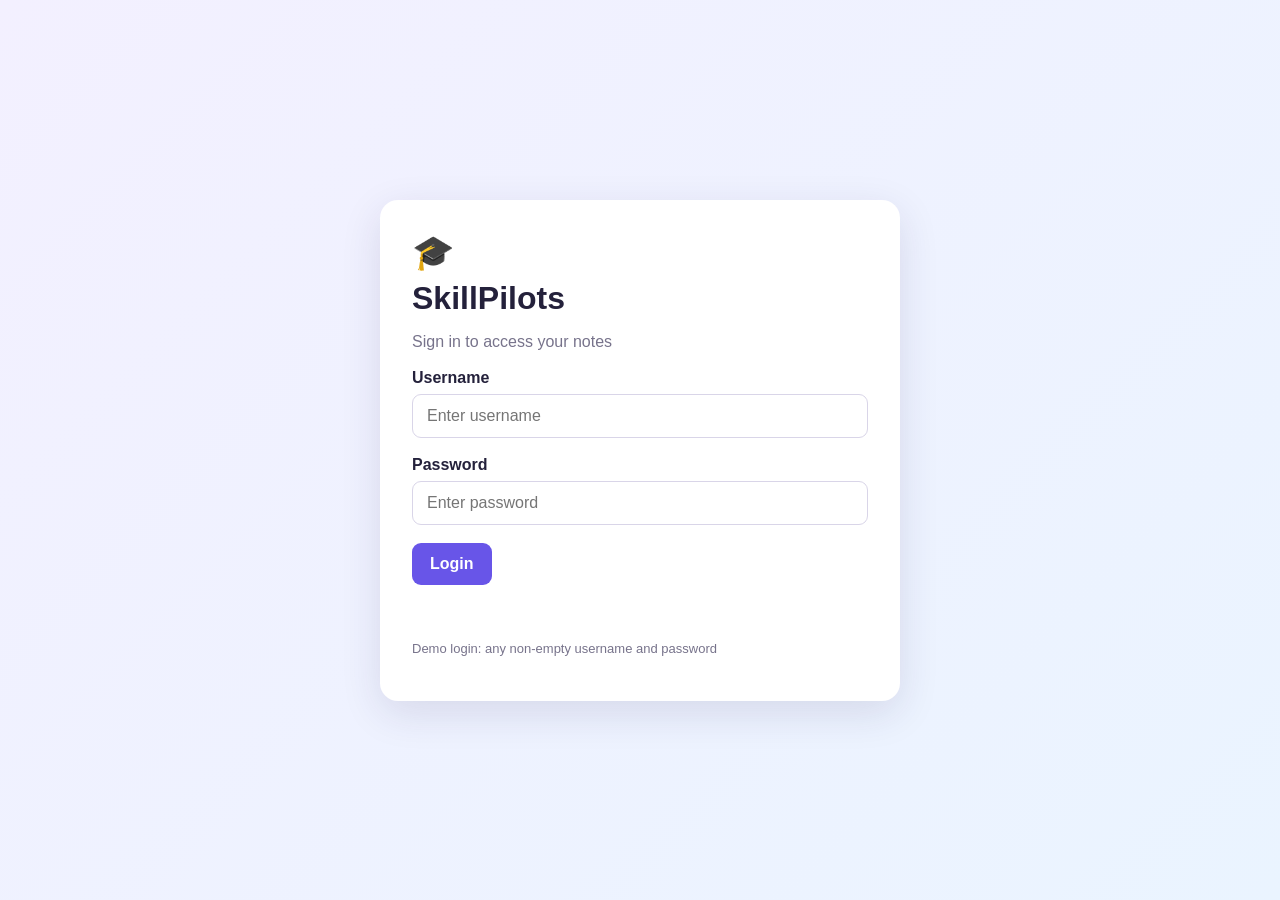
<file: SkillPilots_Task3_Project/SkillPilots_Task3_Project/index.html>
<!DOCTYPE html>
<html lang="en">
<head>
  <meta charset="UTF-8">
  <meta name="viewport" content="width=device-width, initial-scale=1.0">
  <title>SkillPilots - Login</title>
  <link rel="stylesheet" href="style.css">
</head>
<body>
  <main class="auth-card">
    <div class="logo">🎓</div>
    <h1>SkillPilots</h1>
    <p class="muted">Sign in to access your notes</p>
    <form id="login-form">
      <label for="username">Username</label>
      <input id="username" autocomplete="username" required placeholder="Enter username">
      <label for="password">Password</label>
      <input id="password" type="password" autocomplete="current-password" required placeholder="Enter password">
      <button type="submit">Login</button>
      <p id="message" class="message" aria-live="polite"></p>
    </form>
    <p class="hint">Demo login: any non-empty username and password</p>
  </main>
  <script src="login.js"></script>
</body>
</html>
</file>
<file: SkillPilots_Task3_Project/SkillPilots_Task3_Project/style.css>
* { box-sizing: border-box; }
body {
  margin: 0; min-height: 100vh; padding: 24px;
  display: grid; place-items: center;
  font-family: Arial, sans-serif; color: #24213b;
  background: linear-gradient(135deg, #f3f0ff, #eaf4ff);
}
.auth-card, .notes-card {
  width: min(100%, 520px); background: #fff; padding: 32px;
  border-radius: 18px; box-shadow: 0 12px 40px rgba(39, 31, 85, .12);
}
.auth-card { text-align: left; }
.logo { font-size: 34px; }
h1 { margin: 8px 0; }
h2 { margin-top: 0; }
.muted, .hint { color: #77738b; }
label { display: block; margin: 18px 0 7px; font-weight: 600; }
input, textarea {
  width: 100%; padding: 12px 14px; border: 1px solid #d9d5e8;
  border-radius: 9px; font: inherit; background: #fff;
}
textarea { resize: vertical; margin: 12px 0; }
button {
  border: 0; border-radius: 9px; padding: 12px 18px; margin-top: 18px;
  background: #6855e8; color: white; font: inherit; font-weight: 700;
  cursor: pointer;
}
button:hover { background: #5542d3; }
button.secondary { background: #eeeaff; color: #5140c5; }
.message { color: #5140c5; min-height: 20px; }
.hint { font-size: 13px; margin-top: 20px; }
.notes-wrap { width: min(100%, 850px); }
.notes-header {
  display: flex; justify-content: space-between; align-items: center;
  gap: 16px; margin-bottom: 22px;
}
.notes-header button { margin: 0; }
.notes-card { width: 100%; }
@media (max-width: 560px) {
  .auth-card, .notes-card { padding: 22px; }
  .notes-header { align-items: flex-start; }
}
</file>
